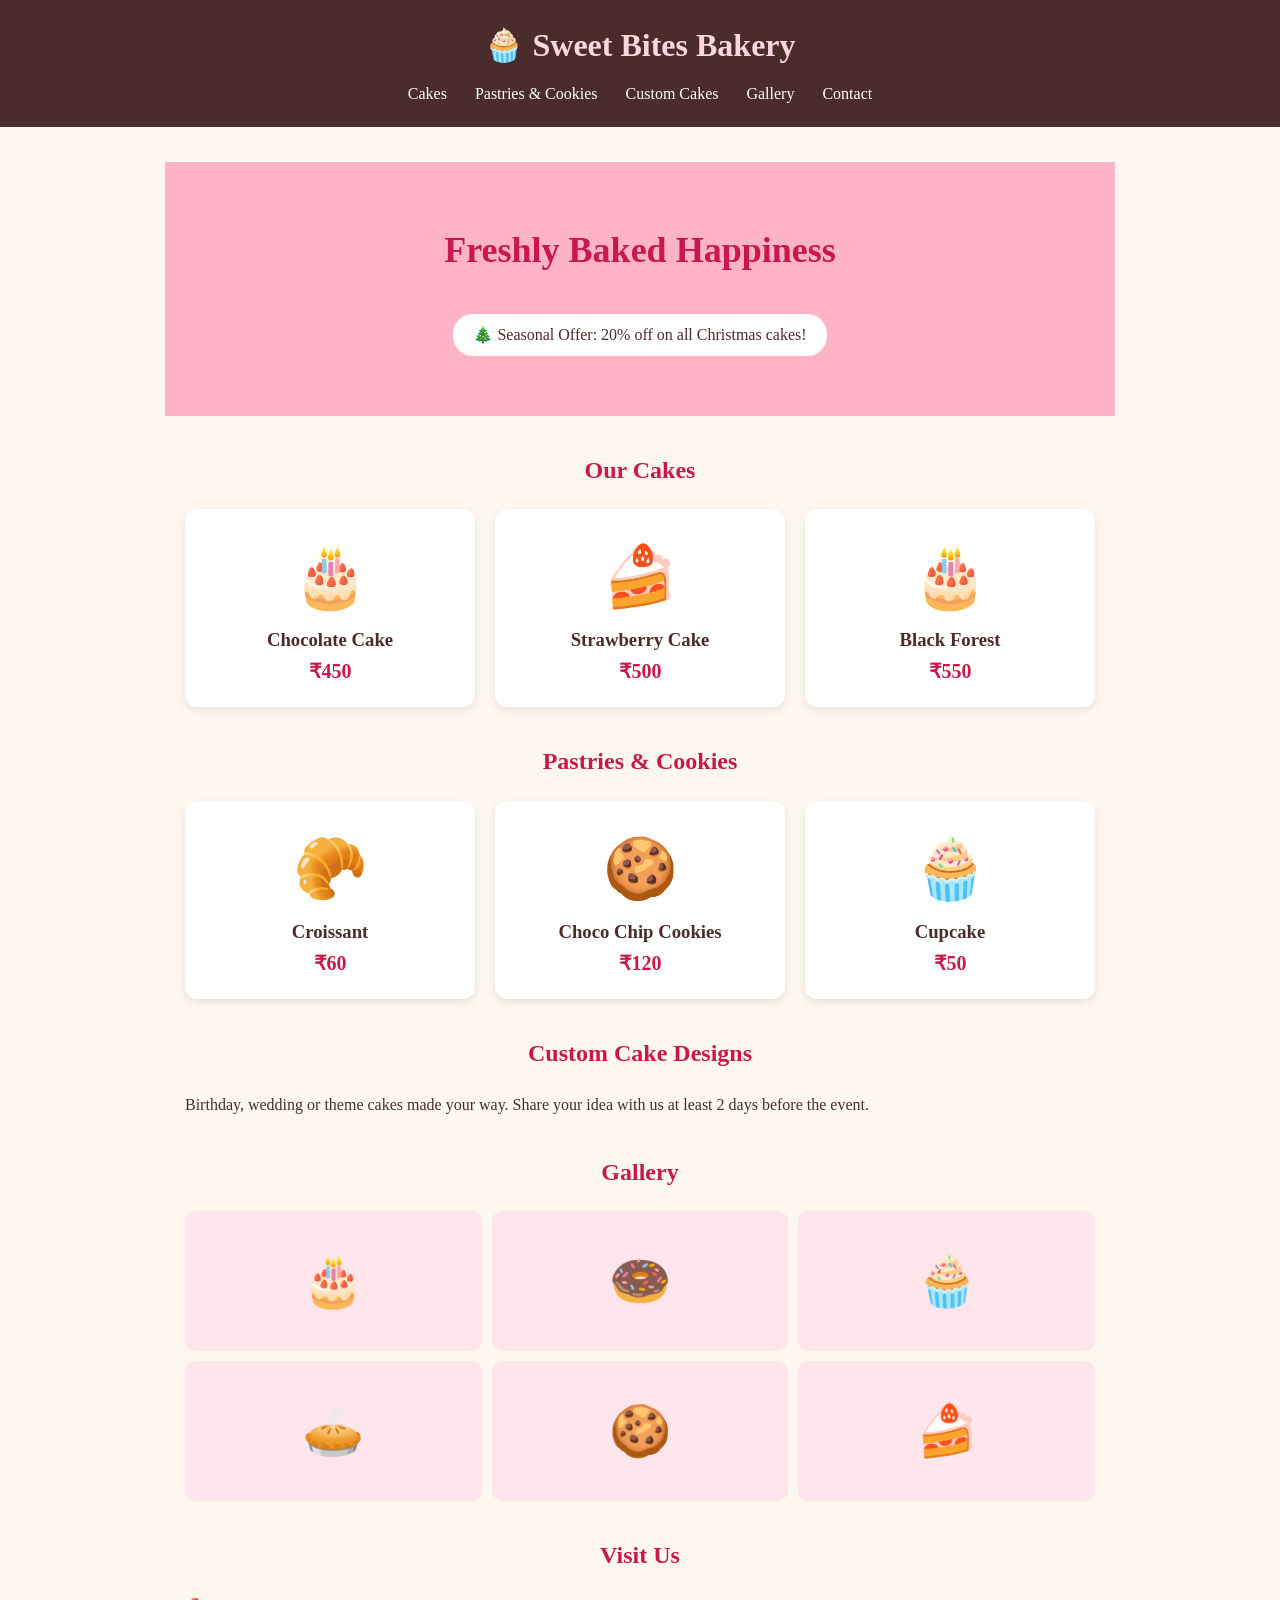
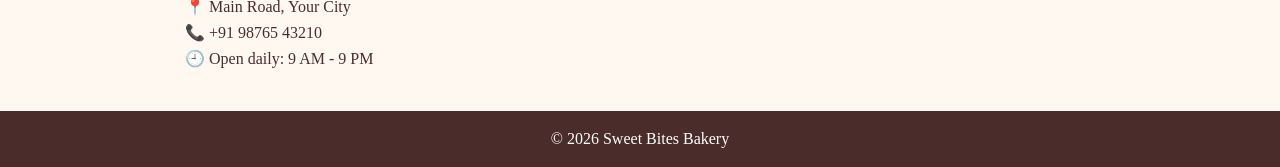
<file: bakery website/index.html>
<!DOCTYPE html>
<html lang="en">
<head>
  <meta charset="UTF-8">
  <meta name="viewport" content="width=device-width, initial-scale=1.0">
  <title>Sweet Bites Bakery</title>
  <link rel="stylesheet" href="style.css">
</head>
<body>

  <header>
    <h1>🧁 Sweet Bites Bakery</h1>
    <nav>
      <a href="#cakes">Cakes</a>
      <a href="#pastries">Pastries &amp; Cookies</a>
      <a href="#custom">Custom Cakes</a>
      <a href="#gallery">Gallery</a>
      <a href="#contact">Contact</a>
    </nav>
  </header>

  <section class="banner">
    <h2>Freshly Baked Happiness</h2>
    <p>🎄 Seasonal Offer: 20% off on all Christmas cakes!</p>
  </section>

  <section id="cakes">
    <h2>Our Cakes</h2>
    <div class="grid">
      <div class="item"><div class="emoji">🎂</div><h3>Chocolate Cake</h3><p class="price">₹450</p></div>
      <div class="item"><div class="emoji">🍰</div><h3>Strawberry Cake</h3><p class="price">₹500</p></div>
      <div class="item"><div class="emoji">🎂</div><h3>Black Forest</h3><p class="price">₹550</p></div>
    </div>
  </section>

  <section id="pastries">
    <h2>Pastries &amp; Cookies</h2>
    <div class="grid">
      <div class="item"><div class="emoji">🥐</div><h3>Croissant</h3><p class="price">₹60</p></div>
      <div class="item"><div class="emoji">🍪</div><h3>Choco Chip Cookies</h3><p class="price">₹120</p></div>
      <div class="item"><div class="emoji">🧁</div><h3>Cupcake</h3><p class="price">₹50</p></div>
    </div>
  </section>

  <section id="custom">
    <h2>Custom Cake Designs</h2>
    <p>Birthday, wedding or theme cakes made your way. Share your idea with us
       at least 2 days before the event.</p>
  </section>

  <section id="gallery">
    <h2>Gallery</h2>
    <div class="gallery">
      <div>🎂</div><div>🍩</div><div>🧁</div><div>🥧</div><div>🍪</div><div>🍰</div>
    </div>
  </section>

  <section id="contact">
    <h2>Visit Us</h2>
    <p>📍 Main Road, Your City</p>
    <p>📞 +91 98765 43210</p>
    <p>🕘 Open daily: 9 AM - 9 PM</p>
  </section>

  <footer>© 2026 Sweet Bites Bakery</footer>
</body>
</html>
</file>
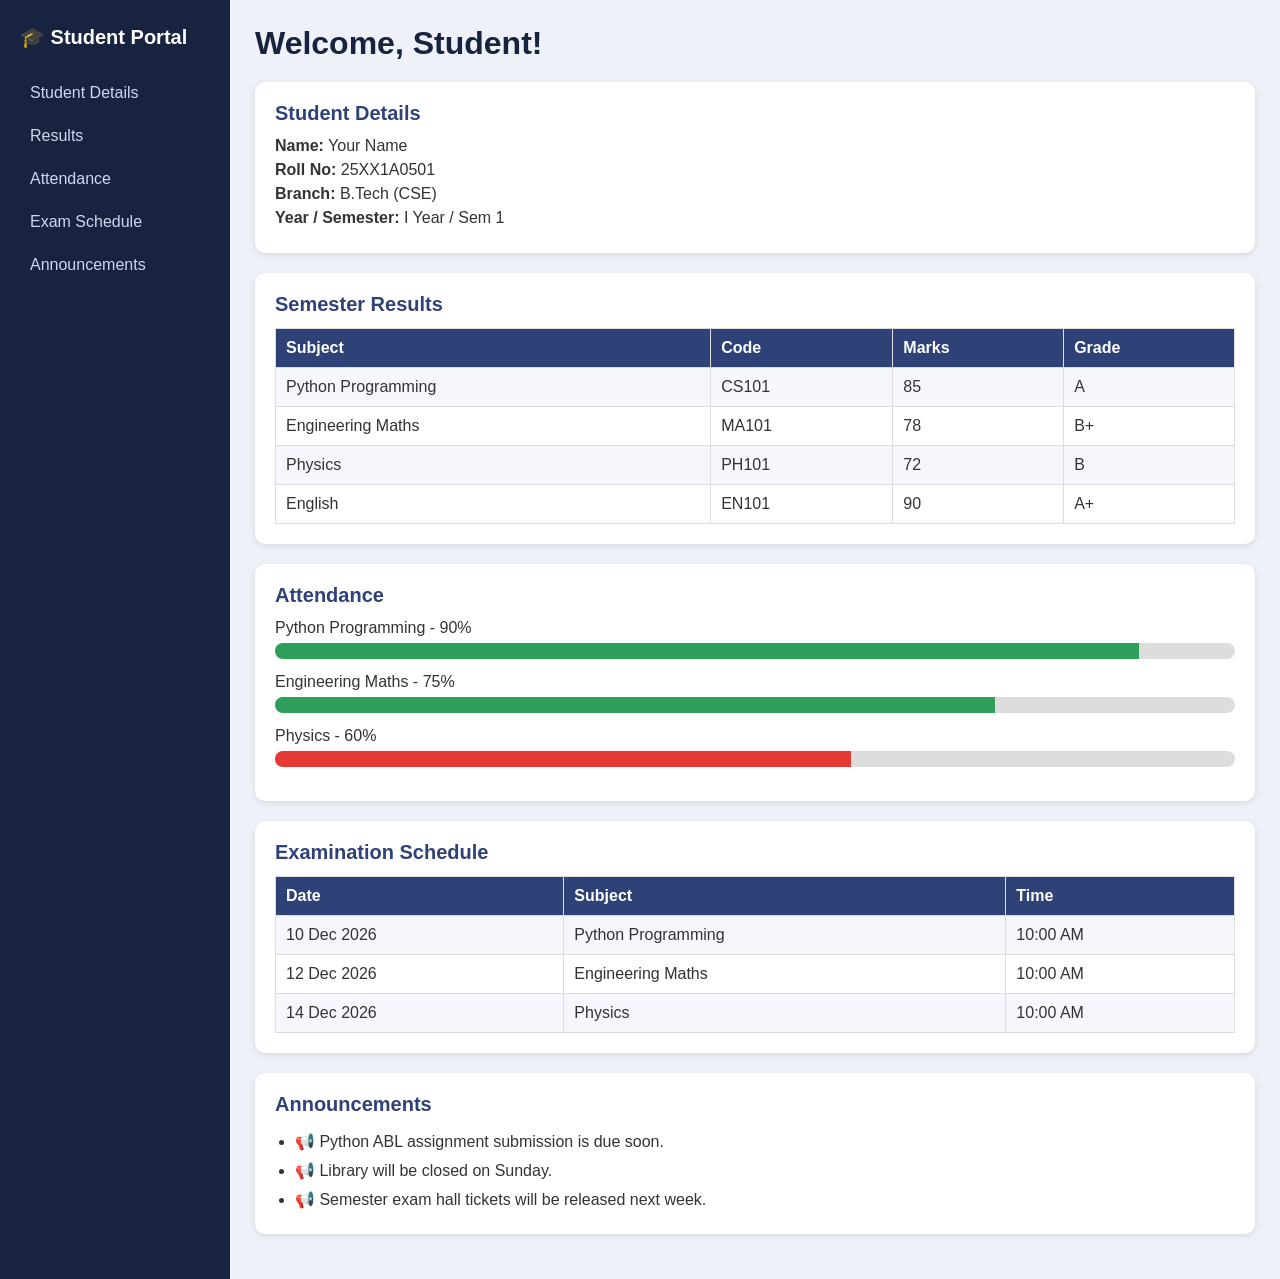
<file: dashboard/index.html>
<!DOCTYPE html>
<html lang="en">
<head>
  <meta charset="UTF-8">
  <meta name="viewport" content="width=device-width, initial-scale=1.0">
  <title>Student Academic Dashboard</title>
  <link rel="stylesheet" href="style.css">
</head>
<body>
  <div class="layout">

    <!-- Sidebar -->
    <aside class="sidebar">
      <h2>🎓 Student Portal</h2>
      <ul>
        <li><a href="#details">Student Details</a></li>
        <li><a href="#results">Results</a></li>
        <li><a href="#attendance">Attendance</a></li>
        <li><a href="#exams">Exam Schedule</a></li>
        <li><a href="#news">Announcements</a></li>
      </ul>
    </aside>

    <!-- Main content -->
    <main>
      <h1>Welcome, Student!</h1>

      <section id="details" class="card">
        <h2>Student Details</h2>
        <p><b>Name:</b> Your Name</p>
        <p><b>Roll No:</b> 25XX1A0501</p>
        <p><b>Branch:</b> B.Tech (CSE)</p>
        <p><b>Year / Semester:</b> I Year / Sem 1</p>
      </section>

      <section id="results" class="card">
        <h2>Semester Results</h2>
        <table>
          <tr><th>Subject</th><th>Code</th><th>Marks</th><th>Grade</th></tr>
          <tr><td>Python Programming</td><td>CS101</td><td>85</td><td>A</td></tr>
          <tr><td>Engineering Maths</td><td>MA101</td><td>78</td><td>B+</td></tr>
          <tr><td>Physics</td><td>PH101</td><td>72</td><td>B</td></tr>
          <tr><td>English</td><td>EN101</td><td>90</td><td>A+</td></tr>
        </table>
      </section>

      <section id="attendance" class="card">
        <h2>Attendance</h2>
        <p>Python Programming - 90%</p>
        <div class="bar"><div class="fill" style="width: 90%;"></div></div>
        <p>Engineering Maths - 75%</p>
        <div class="bar"><div class="fill" style="width: 75%;"></div></div>
        <p>Physics - 60%</p>
        <div class="bar"><div class="fill low" style="width: 60%;"></div></div>
      </section>

      <section id="exams" class="card">
        <h2>Examination Schedule</h2>
        <table>
          <tr><th>Date</th><th>Subject</th><th>Time</th></tr>
          <tr><td>10 Dec 2026</td><td>Python Programming</td><td>10:00 AM</td></tr>
          <tr><td>12 Dec 2026</td><td>Engineering Maths</td><td>10:00 AM</td></tr>
          <tr><td>14 Dec 2026</td><td>Physics</td><td>10:00 AM</td></tr>
        </table>
      </section>

      <section id="news" class="card">
        <h2>Announcements</h2>
        <ul>
          <li>📢 Python ABL assignment submission is due soon.</li>
          <li>📢 Library will be closed on Sunday.</li>
          <li>📢 Semester exam hall tickets will be released next week.</li>
        </ul>
      </section>
    </main>

  </div>
</body>
</html>
</file>
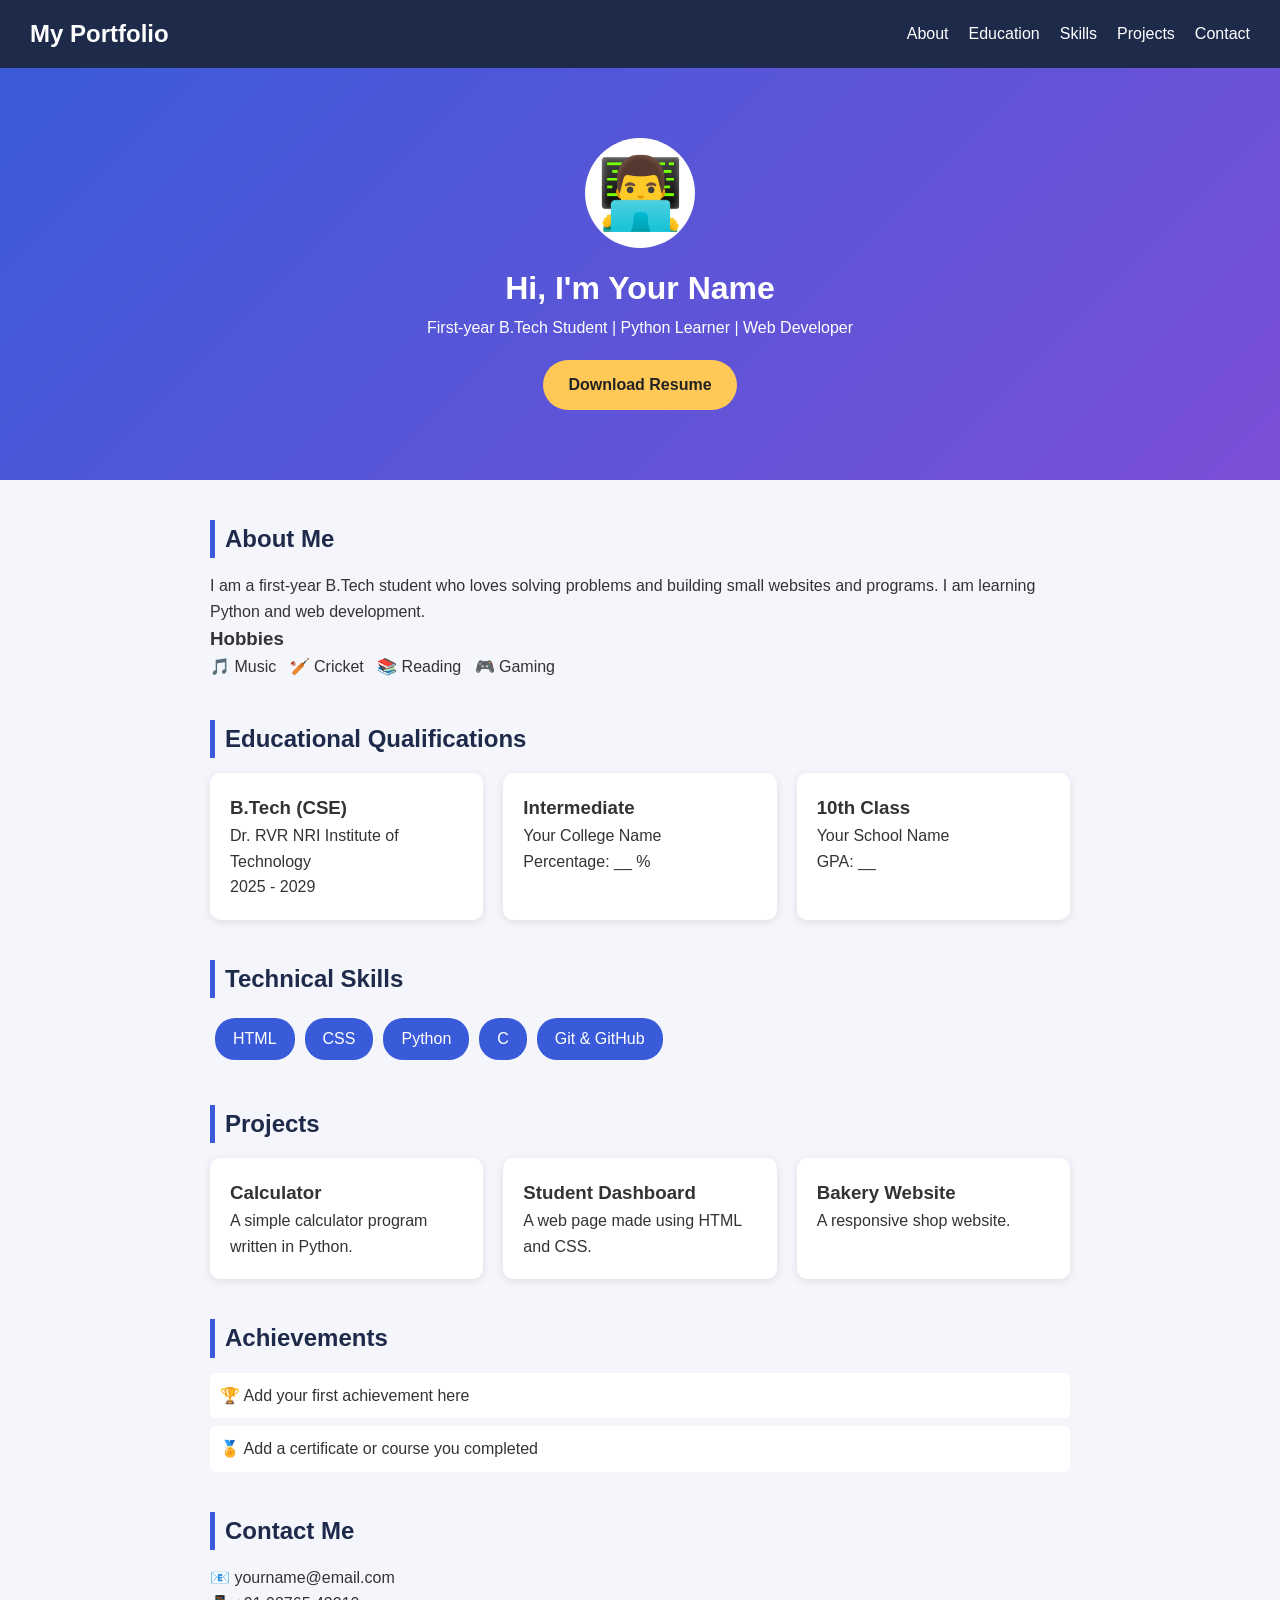
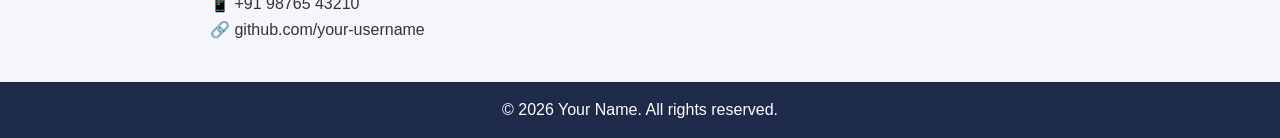
<file: portfolio/index.html>
<!DOCTYPE html>
<html lang="en">
<head>
  <meta charset="UTF-8">
  <meta name="viewport" content="width=device-width, initial-scale=1.0">
  <title>My Portfolio</title>
  <link rel="stylesheet" href="style.css">
</head>
<body>

  <!-- Navigation bar -->
  <nav>
    <h2>My Portfolio</h2>
    <ul>
      <li><a href="#about">About</a></li>
      <li><a href="#education">Education</a></li>
      <li><a href="#skills">Skills</a></li>
      <li><a href="#projects">Projects</a></li>
      <li><a href="#contact">Contact</a></li>
    </ul>
  </nav>

  <!-- Hero / Profile -->
  <header class="hero">
    <div class="avatar">👨‍💻</div>
    <h1>Hi, I'm Your Name</h1>
    <p>First-year B.Tech Student | Python Learner | Web Developer</p>
    <a class="btn" href="resume.pdf" download>Download Resume</a>
  </header>

  <section id="about">
    <h2>About Me</h2>
    <p>I am a first-year B.Tech student who loves solving problems and building
       small websites and programs. I am learning Python and web development.</p>
    <h3>Hobbies</h3>
    <p>🎵 Music &nbsp; 🏏 Cricket &nbsp; 📚 Reading &nbsp; 🎮 Gaming</p>
  </section>

  <section id="education">
    <h2>Educational Qualifications</h2>
    <div class="card-row">
      <div class="card"><h3>B.Tech (CSE)</h3><p>Dr. RVR NRI Institute of Technology</p><p>2025 - 2029</p></div>
      <div class="card"><h3>Intermediate</h3><p>Your College Name</p><p>Percentage: __ %</p></div>
      <div class="card"><h3>10th Class</h3><p>Your School Name</p><p>GPA: __</p></div>
    </div>
  </section>

  <section id="skills">
    <h2>Technical Skills</h2>
    <div class="skills">
      <span>HTML</span><span>CSS</span><span>Python</span><span>C</span><span>Git &amp; GitHub</span>
    </div>
  </section>

  <section id="projects">
    <h2>Projects</h2>
    <div class="card-row">
      <div class="card"><h3>Calculator</h3><p>A simple calculator program written in Python.</p></div>
      <div class="card"><h3>Student Dashboard</h3><p>A web page made using HTML and CSS.</p></div>
      <div class="card"><h3>Bakery Website</h3><p>A responsive shop website.</p></div>
    </div>
  </section>

  <section id="achievements">
    <h2>Achievements</h2>
    <ul class="list">
      <li>🏆 Add your first achievement here</li>
      <li>🏅 Add a certificate or course you completed</li>
    </ul>
  </section>

  <section id="contact">
    <h2>Contact Me</h2>
    <p>📧 yourname@email.com</p>
    <p>📱 +91 98765 43210</p>
    <p>🔗 github.com/your-username</p>
  </section>

  <footer>© 2026 Your Name. All rights reserved.</footer>
</body>
</html>
</file>
<file: bakery website/style.css>
* { margin: 0; padding: 0; box-sizing: border-box; }
body { font-family: Georgia, serif; background: #fff8f0; color: #4a2c2a; line-height: 1.6; }

/* Colour scheme: pink + chocolate brown */
header { background: #4a2c2a; color: #ffd6e0; text-align: center; padding: 20px; }
nav { margin-top: 10px; }
nav a { color: white; text-decoration: none; margin: 0 12px; }
nav a:hover { color: #ff8fab; }

.banner { background: #ffb3c6; text-align: center; padding: 60px 20px; }
.banner h2 { font-size: 36px; }
.banner p { background: white; display: inline-block; margin-top: 15px;
            padding: 8px 20px; border-radius: 20px; }

section { max-width: 950px; margin: 35px auto; padding: 0 20px; }
section h2 { text-align: center; margin-bottom: 20px; color: #c9184a; }

/* Product grid: columns adjust to the screen size automatically */
.grid { display: grid; grid-template-columns: repeat(auto-fit, minmax(220px, 1fr)); gap: 20px; }
.item { background: white; text-align: center; padding: 20px; border-radius: 12px;
        box-shadow: 0 3px 8px rgba(0,0,0,0.1); transition: transform 0.3s; }
.item:hover { transform: scale(1.05); }
.emoji { font-size: 60px; }
.price { color: #c9184a; font-weight: bold; font-size: 20px; }

/* Image gallery (coloured boxes with emojis, replace with <img> later) */
.gallery { display: grid; grid-template-columns: repeat(3, 1fr); gap: 10px; }
.gallery div { background: #ffe5ec; font-size: 50px; text-align: center; padding: 30px; border-radius: 10px; }

footer { background: #4a2c2a; color: white; text-align: center; padding: 15px; margin-top: 40px; }

@media (max-width: 600px) {
  .gallery { grid-template-columns: repeat(2, 1fr); }
  nav a { display: inline-block; margin: 4px 8px; }
}
</file>
<file: dashboard/style.css>
* { margin: 0; padding: 0; box-sizing: border-box; }
body { font-family: Arial, sans-serif; background: #eef1f7; color: #333; }

/* Sidebar on the left, main content on the right (Flexbox) */
.layout { display: flex; min-height: 100vh; }

.sidebar { width: 230px; background: #17233f; color: white; padding: 25px 20px; }
.sidebar h2 { margin-bottom: 25px; font-size: 20px; }
.sidebar ul { list-style: none; }
.sidebar a { display: block; color: #cfd8f0; text-decoration: none;
             padding: 10px; border-radius: 6px; margin-bottom: 5px; }
.sidebar a:hover { background: #2f4278; color: white; }

main { flex: 1; padding: 25px; }
main h1 { margin-bottom: 20px; color: #17233f; }

/* Cards */
.card { background: white; padding: 20px; border-radius: 10px;
        box-shadow: 0 2px 6px rgba(0,0,0,0.1); margin-bottom: 20px; }
.card h2 { color: #2f4278; margin-bottom: 12px; font-size: 20px; }
.card p { margin-bottom: 6px; }
.card ul { padding-left: 20px; line-height: 1.8; }

/* Tables */
table { width: 100%; border-collapse: collapse; }
th, td { border: 1px solid #ddd; padding: 10px; text-align: left; }
th { background: #2f4278; color: white; }
tr:nth-child(even) { background: #f5f7fc; }     /* striped rows */

/* Progress bars: outer grey bar + inner coloured bar whose width = percentage */
.bar { background: #ddd; border-radius: 10px; height: 16px; margin-bottom: 14px; overflow: hidden; }
.fill { background: #2e9e5b; height: 100%; }
.fill.low { background: #e53935; }               /* red if attendance is low */

/* Phones: sidebar goes on top */
@media (max-width: 700px) {
  .layout { flex-direction: column; }
  .sidebar { width: 100%; }
}
</file>
<file: portfolio/style.css>
/* ---------- Basic reset ---------- */
* { margin: 0; padding: 0; box-sizing: border-box; }
html { scroll-behavior: smooth; }           /* smooth scrolling on nav click */
body { font-family: Arial, sans-serif; background: #f4f6fb; color: #333; line-height: 1.6; }

/* ---------- Navigation ---------- */
nav {
  position: sticky; top: 0;                 /* stays at top while scrolling */
  background: #1e2a4a; color: white;
  display: flex; justify-content: space-between; align-items: center;
  padding: 15px 30px;
}
nav ul { list-style: none; display: flex; gap: 20px; }
nav a { color: white; text-decoration: none; padding-bottom: 4px; border-bottom: 2px solid transparent; }
nav a:hover { border-bottom-color: #ffc857; color: #ffc857; }   /* interactive effect */

/* ---------- Hero ---------- */
.hero {
  text-align: center; color: white; padding: 70px 20px;
  background: linear-gradient(135deg, #3a5bd9, #7b4fd6);
  animation: fadeIn 1.5s ease;              /* CSS animation */
}
.avatar { font-size: 70px; background: white; width: 110px; height: 110px;
          border-radius: 50%; margin: 0 auto 15px; line-height: 110px; }
.btn { display: inline-block; margin-top: 20px; padding: 12px 25px;
       background: #ffc857; color: #222; text-decoration: none;
       border-radius: 25px; font-weight: bold; transition: transform 0.3s; }
.btn:hover { transform: scale(1.1); }

@keyframes fadeIn {
  from { opacity: 0; transform: translateY(-20px); }
  to   { opacity: 1; transform: translateY(0); }
}

/* ---------- Sections ---------- */
section { max-width: 900px; margin: 40px auto; padding: 0 20px; }
section h2 { color: #1e2a4a; border-left: 5px solid #3a5bd9; padding-left: 10px; margin-bottom: 15px; }

/* ---------- Cards ---------- */
.card-row { display: flex; gap: 20px; flex-wrap: wrap; }
.card { flex: 1; min-width: 220px; background: white; padding: 20px;
        border-radius: 10px; box-shadow: 0 2px 8px rgba(0,0,0,0.1);
        transition: transform 0.3s; }
.card:hover { transform: translateY(-8px); }

/* ---------- Skills ---------- */
.skills span { display: inline-block; background: #3a5bd9; color: white;
               padding: 8px 18px; margin: 5px; border-radius: 20px; }
.list { list-style: none; }
.list li { background: white; padding: 10px; margin-bottom: 8px; border-radius: 6px; }

footer { background: #1e2a4a; color: white; text-align: center; padding: 15px; margin-top: 40px; }

/* ---------- Responsive layout (phones) ---------- */
@media (max-width: 600px) {
  nav { flex-direction: column; gap: 10px; }
  nav ul { gap: 12px; flex-wrap: wrap; justify-content: center; }
}
</file>
